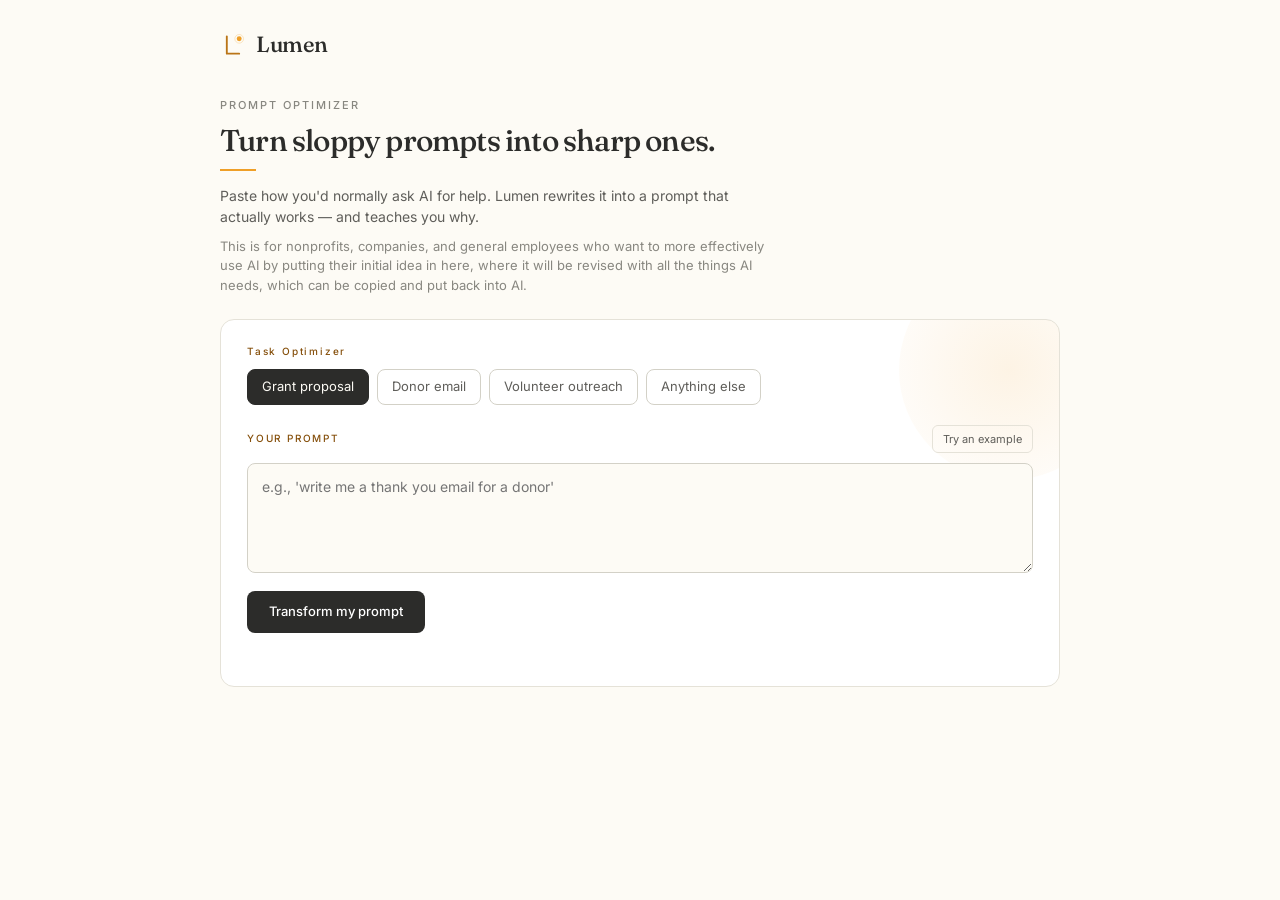
<file: index.html>
<!doctype html>
<html lang="en">
<head>
  <meta charset="utf-8">
  <meta name="viewport" content="width=device-width, initial-scale=1">
  <title>Lumen</title>
  <link rel="preconnect" href="https://fonts.googleapis.com">
  <link rel="preconnect" href="https://fonts.gstatic.com" crossorigin>
  <link href="https://fonts.googleapis.com/css2?family=Fraunces:wght@400;500;600&family=Inter:wght@400;500;600&display=swap" rel="stylesheet">
  <link rel="stylesheet" href="styles.css">
</head>
<body>
  <main>
    <div class="brand">
      <svg width="26" height="26" viewBox="0 0 42 42" fill="none" aria-hidden="true">
        <path d="M11 7 L11 35 L31 35" stroke="#BA7517" stroke-width="3" stroke-linecap="round" stroke-linejoin="round" fill="none"/>
        <circle cx="31" cy="11" r="4" fill="#EF9F27"/>
        <circle cx="31" cy="11" r="7" fill="none" stroke="#EF9F27" stroke-width="1" opacity="0.4"/>
      </svg>
      <span class="brand-name">Lumen</span>
    </div>

    <header>
      <div class="eyebrow">PROMPT OPTIMIZER</div>
      <h1>Turn sloppy prompts into sharp ones.</h1>
      <div class="divider"></div>
      <p class="subhead">Paste how you'd normally ask AI for help. Lumen rewrites it into a prompt that actually works — and teaches you why.</p>
      <p class="audience">This is for nonprofits, companies, and general employees who want to more effectively use AI by putting their initial idea in here, where it will be revised with all the things AI needs, which can be copied and put back into AI.</p>
    </header>

    <form id="form" class="card">
      <div class="glow"></div>
      <div class="card-body">
        <div class="eyebrow amber" id="task-label">Task Optimizer</div>
        <div class="tasks" role="radiogroup" aria-labelledby="task-label">
          <button type="button" role="radio" aria-checked="true" data-task="grant" class="task selected">Grant proposal</button>
          <button type="button" role="radio" aria-checked="false" data-task="donor" class="task">Donor email</button>
          <button type="button" role="radio" aria-checked="false" data-task="volunteer" class="task">Volunteer outreach</button>
          <button type="button" role="radio" aria-checked="false" data-task="other" class="task">Anything else</button>
        </div>

        <div class="row">
          <label for="input" class="eyebrow amber">YOUR PROMPT</label>
          <button type="button" id="example" class="ghost">Try an example</button>
        </div>
        <textarea id="input" rows="4" placeholder="e.g., 'write me a thank you email for a donor'"></textarea>
        <button type="submit" id="submit" class="primary">Transform my prompt</button>
        <p id="status" role="status"></p>
      </div>
    </form>

    <section id="result" hidden>
      <div class="compare">
        <div class="card pane">
          <div class="eyebrow">BEFORE</div>
          <div class="mono" id="before"></div>
        </div>
        <div class="arrow" aria-hidden="true">
          <svg width="14" height="14" viewBox="0 0 24 24" fill="none" stroke="#fff" stroke-width="3" stroke-linecap="round" stroke-linejoin="round"><line x1="5" y1="12" x2="19" y2="12"/><polyline points="12 5 19 12 12 19"/></svg>
        </div>
        <div class="card pane featured">
          <div class="row"><div class="eyebrow amber">AFTER</div><button type="button" id="copy" class="ghost">Copy</button></div>
          <div class="mono after" id="improved"></div>
        </div>
      </div>

      <div class="changes">
        <div class="eyebrow tint">WHAT CHANGED</div>
        <ol id="changes"></ol>
      </div>
    </section>
  </main>
  <script src="app.js"></script>
</body>
</html>
</file>
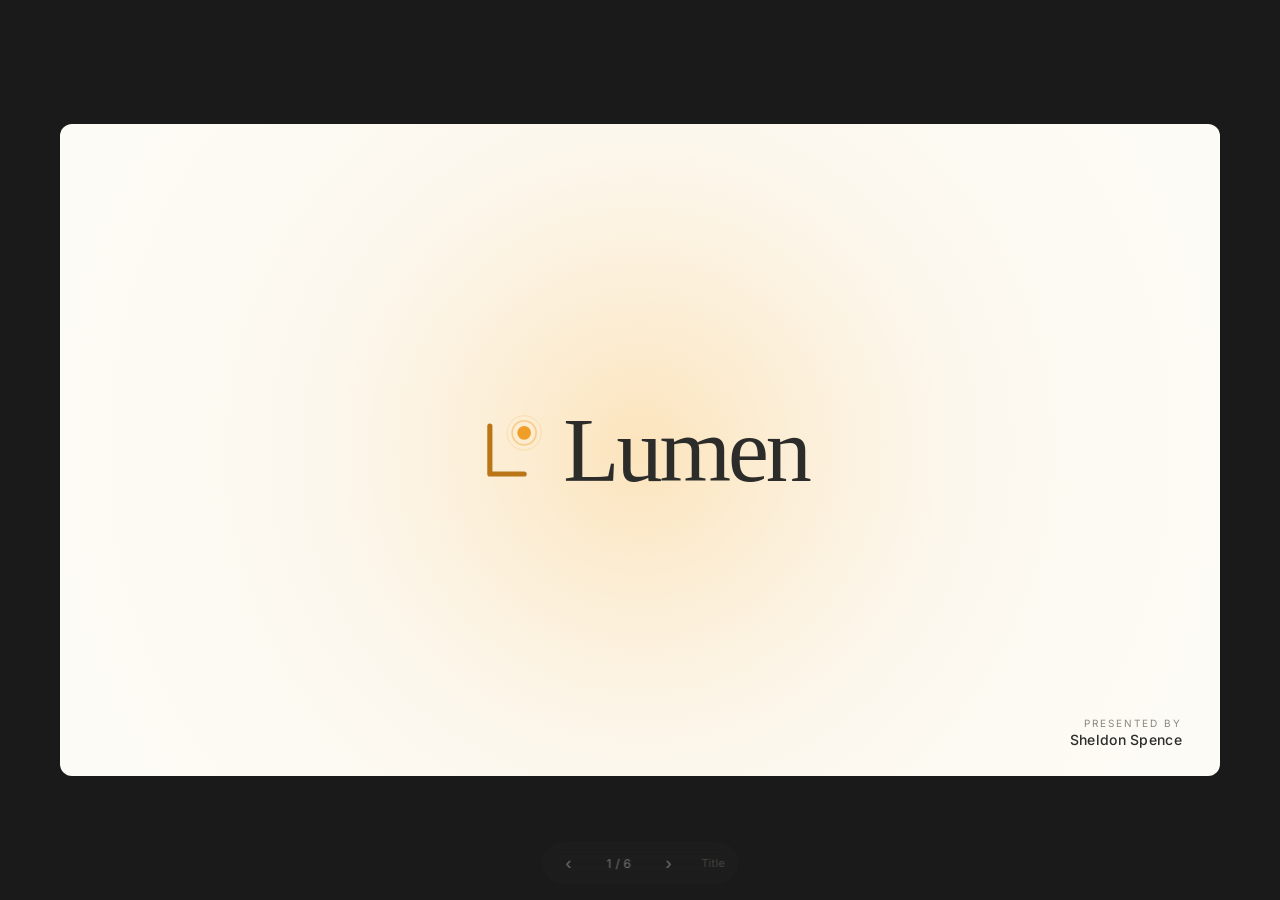
<file: concept/icdc-deck.html>
<!DOCTYPE html>
<html lang="en">
<head>
<meta charset="UTF-8" />
<meta name="viewport" content="width=device-width, initial-scale=1.0" />
<title>Lumen — DECA ICDC Presentation</title>
<link rel="preconnect" href="https://fonts.googleapis.com">
<link rel="preconnect" href="https://fonts.gstatic.com" crossorigin>
<link href="https://fonts.googleapis.com/css2?family=Fraunces:wght@400;500;600&family=Inter:wght@400;500;600&display=swap" rel="stylesheet">
<style>
  * { box-sizing: border-box; }
  html, body { margin: 0; padding: 0; background: #1a1a1a; font-family: 'Inter', -apple-system, sans-serif; height: 100%; overflow: hidden; }
  body { display: flex; align-items: center; justify-content: center; min-height: 100vh; }

  .stage { width: 100%; max-width: 1200px; padding: 20px; }
  .slide { background: #FDFBF5; border-radius: 12px; width: 100%; aspect-ratio: 16/9; padding: 40px 48px; position: relative; overflow: hidden; display: none; flex-direction: column; }
  .slide.active { display: flex; }

  /* Brand mark for non-title slides */
  .brand { position: absolute; top: 24px; right: 32px; display: flex; align-items: center; gap: 8px; z-index: 5; }
  .brand-name { font-family: Georgia, serif; font-size: 16px; font-weight: 500; color: #2C2C2A; letter-spacing: -0.5px; }

  .eyebrow { font-size: 11px; color: #888780; letter-spacing: 2.5px; margin-bottom: 8px; }
  .headline { font-family: Georgia, serif; font-size: 28px; font-weight: 500; color: #2C2C2A; letter-spacing: -0.8px; line-height: 1.1; margin: 0; }
  .headline em { color: #BA7517; font-style: italic; }
  .subhead { font-size: 13px; color: #5F5E5A; margin-top: 6px; font-style: italic; }
  .divider { height: 1px; width: 50px; background: #BA7517; margin: 16px 0 24px; }

  /* ---- TITLE ---- */
  .title-slide { background: #FDFBF5; align-items: center; justify-content: center; padding: 2rem; }
  .title-glow { position: absolute; inset: 0; pointer-events: none; }
  .title-content { position: relative; z-index: 2; display: flex; align-items: center; gap: 20px; }
  .wordmark { font-size: 92px; font-weight: 500; color: #2C2C2A; letter-spacing: -3px; line-height: 0.9; font-family: Georgia, serif; }
  .corner-right { position: absolute; bottom: 28px; right: 38px; text-align: right; z-index: 2; font-family: 'Inter', sans-serif; }
  .corner-right-label { font-size: 10px; color: #888780; letter-spacing: 2px; margin-bottom: 2px; }
  .corner-right-name { font-size: 14px; color: #2C2C2A; font-weight: 500; letter-spacing: 0.3px; }

  /* ---- BRIDGE ---- */
  .bridge-slide { padding: 60px 70px; align-items: center; justify-content: center; text-align: center; position: relative; }
  .bridge-light { position: absolute; top: 0; left: 0; width: 100%; height: 100%; pointer-events: none; opacity: 0.5; }
  .bridge-eyebrow { font-size: 11px; color: #BA7517; letter-spacing: 2.5px; margin-bottom: 18px; font-weight: 500; }
  .bridge-headline { font-family: Georgia, serif; font-size: 46px; font-weight: 500; color: #2C2C2A; letter-spacing: -1.2px; line-height: 1.05; max-width: 900px; margin: 0 auto; }
  .bridge-headline em { color: #BA7517; font-style: italic; }
  .bridge-sub { margin: 24px auto 0; font-size: 16px; color: #5F5E5A; max-width: 620px; line-height: 1.5; }

  /* ---- PROBLEM ---- */
  .problem-slide { justify-content: center; }
  .stats-row { display: flex; justify-content: center; align-items: stretch; gap: 24px; margin-top: 30px; }
  .stat-block { flex: 1; max-width: 320px; padding: 28px 24px; border-radius: 12px; text-align: center; }
  .stat-block.bad { background: #ffffff; border: 0.5px solid #D3D1C7; }
  .stat-block.good { background: #FAEEDA; border: 0.5px solid #FAC775; }
  .stat-num { font-family: Georgia, serif; font-size: 76px; font-weight: 500; line-height: 1; letter-spacing: -3px; }
  .stat-num.bad { color: #2C2C2A; }
  .stat-num.good { color: #BA7517; }
  .stat-label { font-size: 13px; color: #5F5E5A; margin-top: 12px; line-height: 1.45; }
  .stat-label strong { color: #2C2C2A; }
  .stat-attribution { margin-top: 20px; font-size: 11px; color: #888780; text-align: center; font-style: italic; }
  .pull-quote { font-family: Georgia, serif; font-size: 17px; color: #2C2C2A; margin-top: 22px; text-align: center; max-width: 760px; margin-left: auto; margin-right: auto; line-height: 1.4; font-style: italic; }
  .pull-quote em { color: #BA7517; font-weight: 500; font-style: normal; }

  /* ---- PROBLEM (DOT GRID) ---- */
  .problem-slide { justify-content: flex-start; }
  .dot-grid-wrapper { flex: 1; display: flex; flex-direction: column; align-items: center; justify-content: center; gap: 18px; }
  .dot-legend { display: flex; gap: 36px; justify-content: center; align-items: center; }
  .legend-item { display: flex; align-items: center; gap: 10px; font-size: 13px; color: #5F5E5A; }
  .legend-item strong { color: #2C2C2A; font-family: Georgia, serif; font-size: 16px; font-weight: 500; }
  .legend-dot { width: 12px; height: 12px; border-radius: 50%; flex-shrink: 0; }
  .legend-dot-using { background: #D3D1C7; }
  .legend-dot-winning { background: #BA7517; box-shadow: 0 0 10px rgba(186, 117, 23, 0.5); }
  .dot-grid { display: grid; grid-template-columns: repeat(20, 1fr); gap: 6px; max-width: 540px; margin: 4px auto; }
  .dot { width: 16px; height: 16px; border-radius: 50%; }
  .dot.empty { background: #F1EFE8; }
  .dot.using { background: #D3D1C7; }
  .dot.winning { background: #BA7517; box-shadow: 0 0 8px rgba(186, 117, 23, 0.4); }
  .pull-quote-tight { font-family: Georgia, serif; font-size: 18px; color: #2C2C2A; text-align: center; line-height: 1.4; font-style: italic; margin-top: 6px; }
  .pull-quote-tight em { color: #BA7517; font-weight: 500; font-style: normal; }
  .stat-attribution { margin-top: 14px; font-size: 11px; color: #888780; text-align: center; font-style: italic; }

  /* ---- PRIORITY STRIP (on Roadmap) ---- */
  .priority-strip { display: flex; align-items: center; justify-content: center; gap: 12px; padding: 12px 18px; background: #FAEEDA; border-radius: 8px; margin-bottom: 18px; flex-wrap: wrap; }
  .priority-label { font-size: 10px; color: #854F0B; letter-spacing: 1.8px; font-weight: 500; margin-right: 4px; }
  .priority-pill { font-size: 12px; color: #2C2C2A; font-weight: 500; }
  .priority-dot { color: #BA7517; font-weight: 600; }

  /* ---- LAYER STACK DIAGRAM ---- */
  .stack-wrapper { flex: 1; display: flex; flex-direction: column; align-items: center; justify-content: center; gap: 6px; padding: 0 8px; }
  .stack-row { display: flex; align-items: center; gap: 16px; padding: 14px 22px; border-radius: 10px; width: 100%; max-width: 640px; position: relative; }
  .stack-tools { background: #F5F3EC; border: 0.5px solid #E5E2D8; }
  .stack-lumen { background: linear-gradient(90deg, #EF9F27 0%, #BA7517 100%); box-shadow: 0 4px 16px rgba(186, 117, 23, 0.2); }
  .stack-team { background: #ffffff; border: 0.5px solid #D3D1C7; }
  .stack-icon-block { width: 40px; height: 40px; border-radius: 8px; background: #ffffff; border: 0.5px solid #E5E2D8; display: flex; align-items: center; justify-content: center; flex-shrink: 0; }
  .stack-icon-lumen { background: rgba(255, 255, 255, 0.15); border: 0.5px solid rgba(255, 255, 255, 0.25); }
  .stack-content { flex: 1; }
  .stack-title { font-family: Georgia, serif; font-size: 17px; font-weight: 500; color: #2C2C2A; line-height: 1.2; margin-bottom: 2px; }
  .stack-title-lumen { color: #ffffff; font-size: 18px; }
  .stack-title-tools { color: #2C2C2A; font-size: 14px; letter-spacing: 0.3px; }
  .stack-desc { font-size: 11px; color: #5F5E5A; line-height: 1.4; }
  .stack-desc-lumen { color: rgba(255, 255, 255, 0.85); font-size: 11.5px; }
  .stack-tag { font-size: 9px; color: #888780; letter-spacing: 1.5px; font-weight: 500; flex-shrink: 0; }
  .stack-tag-lumen { color: rgba(255, 255, 255, 0.9); }
  .stack-arrow { color: #BA7517; font-size: 22px; line-height: 1; font-weight: 300; }

  /* ---- ROI ---- */
  .roi-grid { display: grid; grid-template-columns: repeat(3, 1fr); gap: 14px; flex: 1; margin-top: 6px; }
  .roi-card { background: #ffffff; border: 0.5px solid #D3D1C7; border-radius: 12px; padding: 22px 20px; display: flex; flex-direction: column; position: relative; }
  .roi-card.featured-roi { background: #FAEEDA; border: 2px solid #EF9F27; padding: 21px 19px; }
  .roi-icon-wrap { width: 38px; height: 38px; border-radius: 50%; background: #FAEEDA; display: flex; align-items: center; justify-content: center; margin-bottom: 14px; }
  .roi-icon-wrap.featured-roi-icon { background: #FAC775; }
  .roi-eyebrow { font-size: 10px; color: #888780; letter-spacing: 1.8px; margin-bottom: 6px; font-weight: 500; }
  .roi-eyebrow.featured-roi-eyebrow { color: #854F0B; }
  .roi-headline { font-family: Georgia, serif; font-size: 19px; font-weight: 500; color: #2C2C2A; line-height: 1.2; margin-bottom: 10px; letter-spacing: -0.3px; }
  .roi-body { font-size: 12px; color: #5F5E5A; line-height: 1.5; margin-bottom: 14px; flex: 1; }
  .roi-stat { font-size: 12px; color: #2C2C2A; line-height: 1.45; padding-top: 12px; border-top: 0.5px solid #E5E2D8; font-style: italic; }
  .featured-roi .roi-stat { border-top-color: #FAC775; }
  .roi-stat strong { color: #BA7517; font-weight: 600; font-style: normal; }

  /* ---- PROOF (BAR CHART) ---- */
  .bar-chart-wrapper { flex: 1; display: flex; flex-direction: column; justify-content: center; gap: 38px; padding: 0 8px; }
  .bar-row { display: flex; align-items: center; gap: 24px; }
  .bar-label { width: 220px; flex-shrink: 0; }
  .bar-org { font-family: Georgia, serif; font-size: 17px; font-weight: 500; color: #2C2C2A; line-height: 1.2; margin-bottom: 4px; }
  .bar-context { font-size: 11px; color: #888780; line-height: 1.4; font-style: italic; }
  .bar-track { flex: 1; display: flex; flex-direction: column; gap: 6px; position: relative; }
  .bar-baseline { display: flex; align-items: center; gap: 10px; }
  .bar-baseline-fill { height: 12px; background: #D3D1C7; border-radius: 6px; width: 30%; }
  .bar-baseline-mark { font-size: 10px; color: #888780; letter-spacing: 0.5px; }
  .bar-actual { height: 38px; border-radius: 8px; display: flex; align-items: center; padding: 0 16px; position: relative; box-shadow: 0 2px 12px rgba(186, 117, 23, 0.15); }
  .bar-actual.acs-bar { background: linear-gradient(90deg, #EF9F27 0%, #BA7517 100%); width: 65%; animation: barGrow 0.8s ease-out; }
  .bar-actual.good360-bar { background: linear-gradient(90deg, #FAC775 0%, #EF9F27 100%); width: 88%; animation: barGrow 1s ease-out; }
  .bar-value { font-family: Georgia, serif; font-size: 22px; font-weight: 500; color: #ffffff; letter-spacing: -0.5px; }
  @keyframes barGrow { from { width: 0%; opacity: 0; } }

  .proof-pull-quote { font-family: Georgia, serif; font-size: 16px; color: #2C2C2A; margin-top: 22px; text-align: center; line-height: 1.4; font-style: italic; }
  .proof-pull-quote em { color: #BA7517; font-weight: 500; font-style: normal; }

  /* ---- ROADMAP ---- */
  .grid-4 { display: grid; grid-template-columns: repeat(4, 1fr); gap: 12px; flex: 1; margin-top: 10px; }
  .card { background: #ffffff; border: 0.5px solid #D3D1C7; border-radius: 10px; padding: 18px 16px; position: relative; display: flex; flex-direction: column; }
  .card.featured { border: 2px solid #EF9F27; padding: 17px 15px; }
  .badge-featured { position: absolute; top: -9px; left: 14px; background: #EF9F27; color: #ffffff; font-size: 9px; font-weight: 500; letter-spacing: 1.2px; padding: 3px 8px; border-radius: 10px; }
  .icon-wrap { width: 30px; height: 30px; border-radius: 50%; background: #FAEEDA; display: flex; align-items: center; justify-content: center; margin-bottom: 12px; }
  .icon-wrap.featured-icon { background: #FAC775; }
  .step-num { font-size: 10px; color: #888780; letter-spacing: 1.8px; margin-bottom: 3px; }
  .card-title { font-family: Georgia, serif; font-size: 17px; font-weight: 500; color: #2C2C2A; line-height: 1.2; margin-bottom: 4px; }
  .card-desc { font-size: 11px; color: #888780; line-height: 1.4; font-style: italic; margin-bottom: 12px; }
  .card-points { font-size: 11.5px; color: #2C2C2A; line-height: 1.5; padding-top: 10px; border-top: 0.5px solid #F1EFE8; }
  .card-points div { margin-bottom: 5px; padding-left: 10px; position: relative; }
  .card-points div:before { content: ""; position: absolute; left: 0; top: 7px; width: 4px; height: 4px; border-radius: 50%; background: #BA7517; }
  .card-points div:last-child { margin-bottom: 0; }

  /* ---- PRICING ---- */
  .grid-3 { display: grid; grid-template-columns: repeat(3, 1fr); gap: 14px; }
  .grid-wrapper { flex: 1; display: flex; flex-direction: column; justify-content: center; }
  .pricing-card { background: #ffffff; border: 0.5px solid #D3D1C7; border-radius: 10px; padding: 20px; display: flex; flex-direction: column; position: relative; }
  .pricing-card.featured { border: 2px solid #EF9F27; padding: 19px; }
  .badge-recommended { position: absolute; top: -10px; left: 50%; transform: translateX(-50%); background: #EF9F27; color: #ffffff; font-size: 9px; font-weight: 500; letter-spacing: 1.2px; padding: 3px 10px; border-radius: 10px; white-space: nowrap; }
  .tier-label { font-size: 10px; color: #888780; letter-spacing: 1.8px; margin-bottom: 10px; }
  .tier-label.featured-label { color: #854F0B; }
  .tier-name { font-family: Georgia, serif; font-size: 20px; font-weight: 500; color: #2C2C2A; line-height: 1.1; margin-bottom: 4px; }
  .price-row { display: flex; align-items: baseline; gap: 4px; margin-bottom: 12px; }
  .price { font-family: Georgia, serif; font-size: 30px; font-weight: 500; color: #2C2C2A; line-height: 1; }
  .price.featured-price { color: #BA7517; }
  .price-period { font-size: 12px; color: #888780; }
  .card-divider { height: 0.5px; background: #D3D1C7; margin-bottom: 12px; }
  .card-divider.featured-divider { background: #FAC775; }
  .feature-list { font-size: 12px; color: #5F5E5A; line-height: 1.65; }
  .trust-row { display: flex; align-items: center; justify-content: center; gap: 28px; margin-top: 22px; padding-top: 18px; border-top: 0.5px solid #E5E2D8; }
  .trust-item { display: flex; align-items: center; gap: 8px; font-size: 12px; color: #5F5E5A; }
  .trust-item .icon { width: 18px; height: 18px; border-radius: 50%; background: #FAEEDA; display: flex; align-items: center; justify-content: center; flex-shrink: 0; }
  .trust-item strong { color: #2C2C2A; font-weight: 500; }

  /* ---- CLOSE ---- */
  .close-slide { background: #FDFBF5; align-items: center; justify-content: center; padding: 2rem; text-align: center; }
  .close-glow { position: absolute; inset: 0; pointer-events: none; }
  .close-content { position: relative; z-index: 2; max-width: 800px; }
  .close-wordmark { display: flex; align-items: center; justify-content: center; gap: 18px; margin-bottom: 30px; }
  .close-wordmark .word { font-family: Georgia, serif; font-size: 64px; font-weight: 500; color: #2C2C2A; letter-spacing: -2px; }
  .close-tagline { font-family: Georgia, serif; font-style: italic; font-size: 30px; color: #BA7517; margin-bottom: 22px; letter-spacing: -0.5px; }
  .close-final { font-size: 14px; color: #5F5E5A; letter-spacing: 1px; }

  /* ---- NAV ---- */
  .nav { position: fixed; bottom: 16px; left: 50%; transform: translateX(-50%); display: flex; align-items: center; gap: 12px; background: rgba(40,40,40,0.7); padding: 8px 14px; border-radius: 999px; backdrop-filter: blur(10px); z-index: 100; opacity: 0.4; transition: opacity 0.2s ease; }
  .nav:hover { opacity: 1; }
  .nav-btn { background: transparent; border: none; color: #FDFBF5; font-size: 18px; cursor: pointer; padding: 4px 10px; line-height: 1; }
  .nav-btn:hover { color: #FAC775; }
  .nav-counter { color: #FDFBF5; font-size: 12px; font-family: 'Inter', sans-serif; min-width: 50px; text-align: center; letter-spacing: 0.5px; }
  .nav-label { color: #888780; font-size: 11px; margin-left: 8px; }
</style>
</head>
<body>
<div class="stage">

  <!-- 1. TITLE -->
  <div class="slide title-slide active" data-name="Title">
    <svg class="title-glow" viewBox="0 0 800 450" preserveAspectRatio="xMidYMid slice">
      <defs>
        <radialGradient id="centerGlow" cx="50%" cy="50%" r="55%">
          <stop offset="0%" stop-color="#FAC775" stop-opacity="0.45"/>
          <stop offset="50%" stop-color="#FAEEDA" stop-opacity="0.3"/>
          <stop offset="100%" stop-color="#FDFBF5" stop-opacity="0"/>
        </radialGradient>
      </defs>
      <circle cx="400" cy="225" r="400" fill="url(#centerGlow)"/>
    </svg>
    <div class="title-content">
      <svg width="72" height="72" viewBox="0 0 42 42" fill="none">
        <path d="M11 7 L11 35 L31 35" stroke="#BA7517" stroke-width="3" stroke-linecap="round" stroke-linejoin="round" fill="none"/>
        <circle cx="31" cy="11" r="4" fill="#EF9F27"/>
        <circle cx="31" cy="11" r="7" fill="none" stroke="#EF9F27" stroke-width="1" opacity="0.4"/>
        <circle cx="31" cy="11" r="10" fill="none" stroke="#EF9F27" stroke-width="0.5" opacity="0.25"/>
      </svg>
      <div class="wordmark">Lumen</div>
    </div>
    <div class="corner-right">
      <div class="corner-right-label">PRESENTED BY</div>
      <div class="corner-right-name">Sheldon Spence</div>
    </div>
  </div>

  <!-- 2. PROBLEM / PROOF -->
  <div class="slide problem-slide" data-name="The problem">
    <div class="brand">
      <svg width="18" height="18" viewBox="0 0 42 42" fill="none">
        <path d="M11 7 L11 35 L31 35" stroke="#BA7517" stroke-width="3" stroke-linecap="round" stroke-linejoin="round" fill="none"/>
        <circle cx="31" cy="11" r="4" fill="#EF9F27"/>
      </svg>
      <div class="brand-name">Lumen</div>
    </div>
    <div class="eyebrow">THE GAP</div>
    <div class="headline">AI is everywhere. <em>Results aren't.</em></div>
    <div class="subhead">A nationwide benchmark of 346 nonprofits revealed how few are actually winning with it.</div>
    <div class="divider"></div>

    <div class="dot-grid-wrapper">
      <div class="dot-legend">
        <div class="legend-item">
          <span class="legend-dot legend-dot-using"></span>
          <span>The other <strong>93</strong> — using AI without real results</span>
        </div>
        <div class="legend-item">
          <span class="legend-dot legend-dot-winning"></span>
          <span>The <strong>7</strong> getting it right</span>
        </div>
      </div>

      <div class="dot-grid" id="dotGrid"></div>

      <div class="pull-quote-tight">The gap isn't <em>access.</em> It's <em>training.</em></div>
    </div>

    <div class="stat-attribution">Source: 2026 Nonprofit AI Adoption Report · Virtuous & Fundraising.AI · n = 346</div>
  </div>

  <!-- 3. BRIDGE -->
  <div class="slide bridge-slide" data-name="Why we built this">
    <svg class="bridge-light" viewBox="0 0 800 450" preserveAspectRatio="xMidYMid slice">
      <defs>
        <radialGradient id="bridgeGlow" cx="50%" cy="40%" r="60%">
          <stop offset="0%" stop-color="#FAC775" stop-opacity="0.3"/>
          <stop offset="60%" stop-color="#FAEEDA" stop-opacity="0.15"/>
          <stop offset="100%" stop-color="#FDFBF5" stop-opacity="0"/>
        </radialGradient>
      </defs>
      <circle cx="400" cy="180" r="450" fill="url(#bridgeGlow)"/>
    </svg>
    <div class="brand">
      <svg width="18" height="18" viewBox="0 0 42 42" fill="none">
        <path d="M11 7 L11 35 L31 35" stroke="#BA7517" stroke-width="3" stroke-linecap="round" stroke-linejoin="round" fill="none"/>
        <circle cx="31" cy="11" r="4" fill="#EF9F27"/>
      </svg>
      <div class="brand-name">Lumen</div>
    </div>
    <div style="position: relative; z-index: 2;">
      <svg width="56" height="56" viewBox="0 0 42 42" fill="none" style="margin: 0 auto 24px; display: block;">
        <path d="M11 7 L11 35 L31 35" stroke="#BA7517" stroke-width="3" stroke-linecap="round" stroke-linejoin="round" fill="none"/>
        <circle cx="31" cy="11" r="4" fill="#EF9F27"/>
        <circle cx="31" cy="11" r="7" fill="none" stroke="#EF9F27" stroke-width="1" opacity="0.4"/>
        <circle cx="31" cy="11" r="10" fill="none" stroke="#EF9F27" stroke-width="0.5" opacity="0.25"/>
      </svg>
      <div class="bridge-eyebrow">WHY WE BUILT THIS</div>
      <div class="bridge-headline">We saw the gap. <em>Because we were standing in it.</em></div>
      <div class="bridge-sub">Lumen was built by nonprofits, for nonprofits — by a team that lived this problem at their own organization. We don't sell to corporations. We're here for the 93%.</div>
    </div>
  </div>

  <!-- 4. WHAT WE ACTUALLY DO (the layer) -->
  <div class="slide" data-name="The layer">
    <div class="brand">
      <svg width="18" height="18" viewBox="0 0 42 42" fill="none">
        <path d="M11 7 L11 35 L31 35" stroke="#BA7517" stroke-width="3" stroke-linecap="round" stroke-linejoin="round" fill="none"/>
        <circle cx="31" cy="11" r="4" fill="#EF9F27"/>
      </svg>
      <div class="brand-name">Lumen</div>
    </div>
    <div class="eyebrow">WHAT WE ACTUALLY DO</div>
    <div class="headline">We're not another AI tool. <em>We're the layer that makes them work.</em></div>
    <div class="subhead">Lumen sits between your team and the AI tools you already use — turning generic outputs into nonprofit-ready ones.</div>
    <div class="divider"></div>

    <div class="stack-wrapper">
      <!-- Top: your team -->
      <div class="stack-row stack-team">
        <div class="stack-icon-block">
          <svg width="22" height="22" viewBox="0 0 24 24" fill="none" stroke="#2C2C2A" stroke-width="1.8" stroke-linecap="round" stroke-linejoin="round">
            <path d="M16 21v-2a4 4 0 0 0-4-4H5a4 4 0 0 0-4 4v2"/>
            <circle cx="8.5" cy="7" r="4"/>
            <path d="M20 8v6"/><path d="M23 11h-6"/>
          </svg>
        </div>
        <div class="stack-content">
          <div class="stack-title">Your team</div>
          <div class="stack-desc">Actually getting results from AI</div>
        </div>
        <div class="stack-tag">RESULT</div>
      </div>

      <div class="stack-arrow">↑</div>

      <!-- Middle: LUMEN (the layer) -->
      <div class="stack-row stack-lumen">
        <div class="stack-icon-block stack-icon-lumen">
          <svg width="22" height="22" viewBox="0 0 42 42" fill="none">
            <path d="M11 7 L11 35 L31 35" stroke="#ffffff" stroke-width="3" stroke-linecap="round" stroke-linejoin="round" fill="none"/>
            <circle cx="31" cy="11" r="4" fill="#ffffff"/>
          </svg>
        </div>
        <div class="stack-content">
          <div class="stack-title stack-title-lumen">Lumen</div>
          <div class="stack-desc stack-desc-lumen">Training · Proven prompts · Workflow tools</div>
        </div>
        <div class="stack-tag stack-tag-lumen">THE LAYER</div>
      </div>

      <div class="stack-arrow">↑</div>

      <!-- Bottom: AI tools -->
      <div class="stack-row stack-tools">
        <div class="stack-icon-block">
          <svg width="22" height="22" viewBox="0 0 24 24" fill="none" stroke="#5F5E5A" stroke-width="1.6" stroke-linecap="round" stroke-linejoin="round">
            <rect x="3" y="3" width="7" height="7" rx="1"/><rect x="14" y="3" width="7" height="7" rx="1"/>
            <rect x="3" y="14" width="7" height="7" rx="1"/><rect x="14" y="14" width="7" height="7" rx="1"/>
          </svg>
        </div>
        <div class="stack-content">
          <div class="stack-title stack-title-tools">ChatGPT  ·  Claude  ·  Gemini  ·  Copilot</div>
          <div class="stack-desc">The AI tools your team is already using (or will be)</div>
        </div>
        <div class="stack-tag">THE ENGINES</div>
      </div>
    </div>

    <div class="proof-pull-quote">Lumen doesn't replace your AI tools — <em>Lumen is what gets you to the 7%.</em></div>
  </div>

  <!-- 5. ROADMAP -->
  <div class="slide" data-name="Four tools, one workflow">
    <div class="brand">
      <svg width="18" height="18" viewBox="0 0 42 42" fill="none">
        <path d="M11 7 L11 35 L31 35" stroke="#BA7517" stroke-width="3" stroke-linecap="round" stroke-linejoin="round" fill="none"/>
        <circle cx="31" cy="11" r="4" fill="#EF9F27"/>
      </svg>
      <div class="brand-name">Lumen</div>
    </div>
    <div class="eyebrow">INSIDE LUMEN</div>
    <div class="headline">Four tools. <em>One workflow.</em></div>
    <div class="subhead">Built for the way nonprofit teams actually work.</div>
    <div class="divider"></div>
    <div class="priority-strip">
      <span class="priority-label">BUILT TO HELP YOUR TEAM</span>
      <span class="priority-pill">Upskill staff</span>
      <span class="priority-dot">·</span>
      <span class="priority-pill">Improve customer service</span>
      <span class="priority-dot">·</span>
      <span class="priority-pill">Retain your best people</span>
    </div>
    <div class="grid-4">
      <div class="card">
        <div class="icon-wrap">
          <svg width="14" height="14" viewBox="0 0 24 24" fill="none" stroke="#BA7517" stroke-width="1.8" stroke-linecap="round" stroke-linejoin="round">
            <rect x="3" y="3" width="7" height="9" rx="1"/><rect x="14" y="3" width="7" height="5" rx="1"/>
            <rect x="14" y="12" width="7" height="9" rx="1"/><rect x="3" y="16" width="7" height="5" rx="1"/>
          </svg>
        </div>
        <div class="step-num">01</div>
        <div class="card-title">Dashboard</div>
        <div class="card-desc">Your team's mission control.</div>
        <div class="card-points">
          <div>Hours saved, this week</div>
          <div>Live team activity</div>
          <div>Mission impact tracking</div>
        </div>
      </div>
      <div class="card">
        <div class="icon-wrap">
          <svg width="14" height="14" viewBox="0 0 24 24" fill="none" stroke="#BA7517" stroke-width="1.8" stroke-linecap="round" stroke-linejoin="round">
            <path d="M12 2 L12 22"/><path d="M2 12 L22 12"/>
            <circle cx="6" cy="6" r="2"/><circle cx="18" cy="6" r="2"/>
            <circle cx="6" cy="18" r="2"/><circle cx="18" cy="18" r="2"/>
          </svg>
        </div>
        <div class="step-num">02</div>
        <div class="card-title">AI Tool Guide</div>
        <div class="card-desc">The right AI for every task.</div>
        <div class="card-points">
          <div>Ranked tools per category</div>
          <div>Proven prompt templates</div>
          <div>Tailored to your org</div>
        </div>
      </div>
      <div class="card featured">
        <div class="badge-featured">FEATURED</div>
        <div class="icon-wrap featured-icon">
          <svg width="14" height="14" viewBox="0 0 24 24" fill="none" stroke="#854F0B" stroke-width="1.8" stroke-linecap="round" stroke-linejoin="round">
            <path d="M5 12 L10 17 L19 7"/><circle cx="19" cy="7" r="1.5" fill="#854F0B"/>
          </svg>
        </div>
        <div class="step-num">03</div>
        <div class="card-title">Prompt Optimizer</div>
        <div class="card-desc">Turn sloppy into sharp, instantly.</div>
        <div class="card-points">
          <div>Bad prompt → great prompt</div>
          <div>Live AI rewriting</div>
          <div>Teaches as it improves</div>
        </div>
      </div>
      <div class="card">
        <div class="icon-wrap">
          <svg width="14" height="14" viewBox="0 0 24 24" fill="none" stroke="#BA7517" stroke-width="1.8" stroke-linecap="round" stroke-linejoin="round">
            <circle cx="12" cy="12" r="9"/><path d="M8 12 L11 15 L16 9"/>
          </svg>
        </div>
        <div class="step-num">04</div>
        <div class="card-title">What's Next</div>
        <div class="card-desc">Help shape the roadmap.</div>
        <div class="card-points">
          <div>Vote on new features</div>
          <div>Submit your requests</div>
          <div>Reviewed weekly</div>
        </div>
      </div>
    </div>
  </div>

  <!-- 5. PROOF · REAL NONPROFITS -->
  <div class="slide" data-name="Real nonprofits, real results">
    <div class="brand">
      <svg width="18" height="18" viewBox="0 0 42 42" fill="none">
        <path d="M11 7 L11 35 L31 35" stroke="#BA7517" stroke-width="3" stroke-linecap="round" stroke-linejoin="round" fill="none"/>
        <circle cx="31" cy="11" r="4" fill="#EF9F27"/>
      </svg>
      <div class="brand-name">Lumen</div>
    </div>
    <div class="eyebrow">PROOF IN THE WILD</div>
    <div class="headline">The 7% <em>are already winning.</em></div>
    <div class="subhead">When nonprofits learn how to use AI well, the results stop being subtle.</div>
    <div class="divider"></div>

    <div class="bar-chart-wrapper">
      <!-- ACS row -->
      <div class="bar-row">
        <div class="bar-label">
          <div class="bar-org">American Cancer Society</div>
          <div class="bar-context">Donor engagement vs. industry benchmark</div>
        </div>
        <div class="bar-track">
          <div class="bar-baseline">
            <div class="bar-baseline-fill"></div>
            <div class="bar-baseline-mark">Industry baseline</div>
          </div>
          <div class="bar-actual acs-bar">
            <span class="bar-value">+117%</span>
          </div>
        </div>
      </div>

      <!-- Good360 row -->
      <div class="bar-row">
        <div class="bar-label">
          <div class="bar-org">Good360</div>
          <div class="bar-context">Partner agency reach via AI workflows</div>
        </div>
        <div class="bar-track">
          <div class="bar-baseline">
            <div class="bar-baseline-fill" style="width: 22%;"></div>
            <div class="bar-baseline-mark">Avg. nonprofit reach</div>
          </div>
          <div class="bar-actual good360-bar">
            <span class="bar-value">119,000+ agencies</span>
          </div>
        </div>
      </div>
    </div>

    <div class="proof-pull-quote">This is what the 7% looks like — <em>and it's where Lumen takes you.</em></div>
  </div>

  <!-- 6. ROI · HOW THIS MAKES YOU MONEY -->
  <div class="slide" data-name="How this makes you money">
    <div class="brand">
      <svg width="18" height="18" viewBox="0 0 42 42" fill="none">
        <path d="M11 7 L11 35 L31 35" stroke="#BA7517" stroke-width="3" stroke-linecap="round" stroke-linejoin="round" fill="none"/>
        <circle cx="31" cy="11" r="4" fill="#EF9F27"/>
      </svg>
      <div class="brand-name">Lumen</div>
    </div>
    <div class="eyebrow">THE ROI</div>
    <div class="headline">More than savings. <em>This funds your mission.</em></div>
    <div class="subhead">Three ways Lumen pays for itself before the first quarter ends.</div>
    <div class="divider"></div>

    <div class="roi-grid">
      <div class="roi-card">
        <div class="roi-icon-wrap">
          <svg width="20" height="20" viewBox="0 0 24 24" fill="none" stroke="#BA7517" stroke-width="1.8" stroke-linecap="round" stroke-linejoin="round">
            <line x1="12" y1="1" x2="12" y2="23"/>
            <path d="M17 5H9.5a3.5 3.5 0 0 0 0 7h5a3.5 3.5 0 0 1 0 7H6"/>
          </svg>
        </div>
        <div class="roi-eyebrow">REVENUE IN</div>
        <div class="roi-headline">Win more grants.</div>
        <div class="roi-body">Your grants coordinator goes from 1 polished proposal a week to 3. Sharper donor emails. Faster appeal turnarounds.</div>
        <div class="roi-stat">One extra <strong>$10K grant</strong> = <strong>10 months</strong> of Pro paid for.</div>
      </div>

      <div class="roi-card featured-roi">
        <div class="roi-icon-wrap featured-roi-icon">
          <svg width="20" height="20" viewBox="0 0 24 24" fill="none" stroke="#854F0B" stroke-width="1.8" stroke-linecap="round" stroke-linejoin="round">
            <circle cx="12" cy="12" r="10"/>
            <polyline points="12 6 12 12 16 14"/>
          </svg>
        </div>
        <div class="roi-eyebrow featured-roi-eyebrow">TIME BACK</div>
        <div class="roi-headline">Reclaim 15+ hours a week.</div>
        <div class="roi-body">That's a full part-time hire's worth of capacity, every week, without adding payroll. Spent on the mission, not the admin.</div>
        <div class="roi-stat">Avg. nonprofit staff cost = <strong>$32/hr</strong>. <strong>15 hrs × 4 wks = $1,920/mo</strong> reclaimed.</div>
      </div>

      <div class="roi-card">
        <div class="roi-icon-wrap">
          <svg width="20" height="20" viewBox="0 0 24 24" fill="none" stroke="#BA7517" stroke-width="1.8" stroke-linecap="round" stroke-linejoin="round">
            <path d="M16 21v-2a4 4 0 0 0-4-4H5a4 4 0 0 0-4 4v2"/>
            <circle cx="8.5" cy="7" r="4"/>
            <line x1="20" y1="8" x2="20" y2="14"/>
            <line x1="23" y1="11" x2="17" y2="11"/>
          </svg>
        </div>
        <div class="roi-eyebrow">RETENTION</div>
        <div class="roi-headline">Keep your best people.</div>
        <div class="roi-body">Burnout drops when staff spend their days on real work, not busywork. Fewer departures means fewer $30K+ replacement costs.</div>
        <div class="roi-stat">One avoided turnover = <strong>3+ years</strong> of Pro paid for.</div>
      </div>
    </div>
  </div>

  <!-- 7. PRICING -->
  <div class="slide" data-name="Pricing">
    <div class="brand">
      <svg width="18" height="18" viewBox="0 0 42 42" fill="none">
        <path d="M11 7 L11 35 L31 35" stroke="#BA7517" stroke-width="3" stroke-linecap="round" stroke-linejoin="round" fill="none"/>
        <circle cx="31" cy="11" r="4" fill="#EF9F27"/>
      </svg>
      <div class="brand-name">Lumen</div>
    </div>
    <div class="eyebrow">WHERE TO GO NEXT</div>
    <div class="headline">Built to grow <em>with you.</em></div>
    <div class="subhead">Nonprofit pricing. No contracts. Cancel anytime.</div>
    <div class="divider"></div>
    <div class="grid-wrapper">
      <div class="grid-3">
        <div class="pricing-card">
          <div class="tier-label">FREE PILOT</div>
          <div class="tier-name">Starter</div>
          <div class="price-row"><div class="price">$0</div><div class="price-period">/ month</div></div>
          <div class="card-divider"></div>
          <div class="feature-list">5 users<br/>Limited course library<br/>Basic AI tool guide<br/>No credit card required</div>
        </div>
        <div class="pricing-card featured">
          <div class="badge-recommended">RECOMMENDED</div>
          <div class="tier-label featured-label">BEST FOR MOST NONPROFITS</div>
          <div class="tier-name">Pro</div>
          <div class="price-row"><div class="price featured-price">$29</div><div class="price-period">/ month</div></div>
          <div class="card-divider featured-divider"></div>
          <div class="feature-list">Up to 25 users<br/>Full course library<br/>Prompt Optimizer<br/>Workflow building</div>
        </div>
        <div class="pricing-card">
          <div class="tier-label">FOR LARGER TEAMS</div>
          <div class="tier-name">Max</div>
          <div class="price-row"><div class="price">$79</div><div class="price-period">/ month</div></div>
          <div class="card-divider"></div>
          <div class="feature-list">Unlimited users<br/>Everything in Pro<br/>Custom integrations<br/>Dedicated support</div>
        </div>
      </div>
      <div class="trust-row">
        <div class="trust-item">
          <div class="icon"><svg width="10" height="10" viewBox="0 0 24 24" fill="none" stroke="#BA7517" stroke-width="2.5" stroke-linecap="round" stroke-linejoin="round"><circle cx="12" cy="12" r="10"/><polyline points="12,6 12,12 16,14"/></svg></div>
          <span>Pro saves the average team <strong>~15 hrs/week</strong> per user</span>
        </div>
        <div class="trust-item">
          <div class="icon"><svg width="10" height="10" viewBox="0 0 24 24" fill="none" stroke="#BA7517" stroke-width="2.5" stroke-linecap="round" stroke-linejoin="round"><path d="M12 2 L15 8 L22 9 L17 14 L18 21 L12 18 L6 21 L7 14 L2 9 L9 8 Z"/></svg></div>
          <span><strong>30-day refund,</strong> no questions asked</span>
        </div>
        <div class="trust-item">
          <div class="icon"><svg width="10" height="10" viewBox="0 0 24 24" fill="none" stroke="#BA7517" stroke-width="2.5" stroke-linecap="round" stroke-linejoin="round"><path d="M20 6 L9 17 L4 12"/></svg></div>
          <span>Free <strong>onboarding call</strong> with every plan</span>
        </div>
      </div>
    </div>
  </div>

  <!-- 6. CLOSE -->
  <div class="slide close-slide" data-name="Close">
    <svg class="close-glow" viewBox="0 0 800 450" preserveAspectRatio="xMidYMid slice">
      <defs>
        <radialGradient id="closeGlow" cx="50%" cy="50%" r="55%">
          <stop offset="0%" stop-color="#FAC775" stop-opacity="0.5"/>
          <stop offset="50%" stop-color="#FAEEDA" stop-opacity="0.3"/>
          <stop offset="100%" stop-color="#FDFBF5" stop-opacity="0"/>
        </radialGradient>
      </defs>
      <circle cx="400" cy="225" r="400" fill="url(#closeGlow)"/>
    </svg>
    <div class="close-content">
      <div class="close-wordmark">
        <svg width="56" height="56" viewBox="0 0 42 42" fill="none">
          <path d="M11 7 L11 35 L31 35" stroke="#BA7517" stroke-width="3" stroke-linecap="round" stroke-linejoin="round" fill="none"/>
          <circle cx="31" cy="11" r="4" fill="#EF9F27"/>
          <circle cx="31" cy="11" r="7" fill="none" stroke="#EF9F27" stroke-width="1" opacity="0.4"/>
          <circle cx="31" cy="11" r="10" fill="none" stroke="#EF9F27" stroke-width="0.5" opacity="0.25"/>
        </svg>
        <div class="word">Lumen</div>
      </div>
      <div class="close-tagline">Illuminating what's next.</div>
      <div class="close-final">READY WHEN YOU ARE.</div>
    </div>
  </div>

</div>

<!-- Nav -->
<div class="nav">
  <button class="nav-btn" id="prev-btn" title="Previous (←)">‹</button>
  <div class="nav-counter" id="counter">1 / 6</div>
  <button class="nav-btn" id="next-btn" title="Next (→)">›</button>
  <span class="nav-label" id="slide-name">Title</span>
</div>

<script>
  // 100 dots. 7 are the "winners" (gold). 93 are everyone else.
  const dotGrid = document.getElementById('dotGrid');
  if (dotGrid) {
    const types = [];
    for (let i = 0; i < 93; i++) types.push('using');
    for (let i = 0; i < 7; i++) types.push('winning');
    types.forEach(type => {
      const dot = document.createElement('div');
      dot.className = 'dot ' + type;
      dotGrid.appendChild(dot);
    });
  }

  const slides = document.querySelectorAll('.slide');
  const counter = document.getElementById('counter');
  const slideName = document.getElementById('slide-name');
  let current = 0;

  function show(idx) {
    slides[current].classList.remove('active');
    current = (idx + slides.length) % slides.length;
    slides[current].classList.add('active');
    counter.textContent = `${current + 1} / ${slides.length}`;
    slideName.textContent = slides[current].dataset.name || '';
  }

  document.getElementById('prev-btn').onclick = () => show(current - 1);
  document.getElementById('next-btn').onclick = () => show(current + 1);

  document.addEventListener('keydown', (e) => {
    if (e.key === 'ArrowRight' || e.key === ' ' || e.key === 'PageDown') { e.preventDefault(); show(current + 1); }
    else if (e.key === 'ArrowLeft' || e.key === 'PageUp') { e.preventDefault(); show(current - 1); }
    else if (e.key === 'Home') { e.preventDefault(); show(0); }
    else if (e.key === 'End') { e.preventDefault(); show(slides.length - 1); }
    else if (e.key === 'f' || e.key === 'F') {
      if (!document.fullscreenElement) document.documentElement.requestFullscreen();
      else document.exitFullscreen();
    }
  });

  // Init label
  slideName.textContent = slides[0].dataset.name || '';
</script>
</body>
</html>
</file>
<file: styles.css>
/* Palette and type from the ICDC prototype's Prompt Optimizer screen. Light mode only. */
:root {
  --cream: #FDFBF5;
  --ink: #2C2C2A;
  --grey: #5F5E5A;
  --grey-light: #888780;
  --rule: #D3D1C7;
  --rule-light: #E5E2D8;
  --amber: #BA7517;
  --amber-bright: #EF9F27;
  --tint: #FAEEDA;
  --tint-strong: #FAC775;
  --amber-deep: #854F0B;
}

* { box-sizing: border-box; }

body {
  margin: 0;
  background: var(--cream);
  color: var(--ink);
  font-family: 'Inter', system-ui, sans-serif;
  line-height: 1.5;
}

main {
  max-width: 880px;
  margin: 0 auto;
  padding: 28px 20px 64px;
}

.brand { display: flex; align-items: center; gap: 10px; margin-bottom: 36px; }
.brand-name {
  font-family: 'Fraunces', Georgia, serif;
  font-size: 22px;
  font-weight: 500;
  letter-spacing: -0.5px;
}

.eyebrow {
  font-size: 11px;
  letter-spacing: 2px;
  color: var(--grey-light);
  font-weight: 500;
  margin-bottom: 10px;
}
.eyebrow.amber { color: var(--amber-deep); letter-spacing: 1.8px; font-size: 10px; }
.eyebrow.tint { color: var(--tint-strong); }

h1 {
  font-family: 'Fraunces', Georgia, serif;
  font-size: 30px;
  font-weight: 500;
  letter-spacing: -0.8px;
  line-height: 1.1;
  margin: 0 0 12px;
}
.divider { width: 36px; height: 2px; background: var(--amber-bright); margin-bottom: 14px; }
.subhead { font-size: 14px; color: var(--grey); max-width: 560px; margin: 0 0 10px; }
.audience { font-size: 13px; color: var(--grey-light); max-width: 560px; margin: 0 0 24px; }

.card {
  background: #fff;
  border: 0.5px solid var(--rule-light);
  border-radius: 14px;
  position: relative;
  overflow: hidden;
}
#form { padding: 24px 26px; margin-bottom: 18px; }
.card-body { position: relative; z-index: 1; }
.glow {
  position: absolute;
  top: -60px;
  right: -60px;
  width: 220px;
  height: 220px;
  border-radius: 50%;
  background: radial-gradient(circle, rgba(239, 159, 39, 0.12), rgba(239, 159, 39, 0));
}

.tasks { display: flex; flex-wrap: wrap; gap: 8px; margin-bottom: 20px; }
.task {
  background: #fff;
  color: var(--grey);
  border: 0.5px solid var(--rule);
  border-radius: 8px;
  padding: 7px 14px;
  font: inherit;
  font-size: 13px;
  cursor: pointer;
}
.task.selected { background: var(--ink); color: var(--cream); border-color: var(--ink); }

.row { display: flex; justify-content: space-between; align-items: center; margin-bottom: 10px; }
.row .eyebrow { margin: 0; }
.ghost {
  background: transparent;
  border: 0.5px solid var(--rule-light);
  color: var(--grey);
  padding: 5px 10px;
  border-radius: 6px;
  font: inherit;
  font-size: 11px;
  cursor: pointer;
}

textarea {
  width: 100%;
  border: 0.5px solid var(--rule);
  border-radius: 8px;
  padding: 12px 14px;
  font: inherit;
  font-size: 14px;
  background: var(--cream);
  color: var(--ink);
  resize: vertical;
}
textarea:focus { outline: none; border-color: var(--amber-bright); }

.primary {
  margin-top: 12px;
  background: var(--ink);
  color: #fff;
  border: none;
  border-radius: 8px;
  padding: 11px 22px;
  font: inherit;
  font-size: 13px;
  font-weight: 500;
  cursor: pointer;
}
.primary:disabled { background: var(--rule); cursor: not-allowed; }
button:focus-visible { outline: 2px solid var(--amber-bright); outline-offset: 2px; }

#status { font-size: 13px; color: var(--grey); margin: 10px 0 0; min-height: 1.5em; }

.compare {
  display: grid;
  grid-template-columns: 1fr auto 1fr;
  gap: 14px;
  align-items: stretch;
  margin-bottom: 14px;
}
.pane { padding: 18px 20px; display: flex; flex-direction: column; }
.pane.featured { border: 2px solid var(--amber-bright); }
.mono {
  font-family: Menlo, monospace;
  font-size: 13px;
  line-height: 1.6;
  background: var(--cream);
  padding: 12px 14px;
  border-radius: 6px;
  border: 0.5px solid #F1EFE8;
  flex: 1;
  white-space: pre-wrap;
  overflow-wrap: anywhere;
  color: var(--grey);
}
.mono.after { color: var(--ink); border-color: var(--tint-strong); }
mark { background: var(--tint-strong); color: #412402; padding: 1px 3px; border-radius: 3px; font-weight: 500; }

.arrow { display: flex; align-items: center; justify-content: center; }
.arrow svg { width: 32px; height: 32px; padding: 9px; border-radius: 50%; background: var(--amber-bright); }

.changes { background: var(--ink); border-radius: 12px; padding: 18px 22px; color: var(--cream); }
.changes .eyebrow { margin-bottom: 12px; }
.changes ol { list-style: none; margin: 0; padding: 0; display: flex; flex-direction: column; gap: 8px; counter-reset: n; }
.changes li { display: flex; align-items: center; gap: 10px; font-size: 13px; color: #F1EFE8; counter-increment: n; }
.changes li::before {
  content: counter(n);
  width: 20px;
  height: 20px;
  border-radius: 50%;
  background: var(--amber-bright);
  color: #412402;
  font-size: 11px;
  font-weight: 500;
  display: flex;
  align-items: center;
  justify-content: center;
  flex-shrink: 0;
}

@media (max-width: 640px) {
  main { padding: 20px 16px 48px; }
  #form { padding: 20px 18px; }
  .compare { grid-template-columns: 1fr; }
  .arrow svg { transform: rotate(90deg); }
}
</file>
